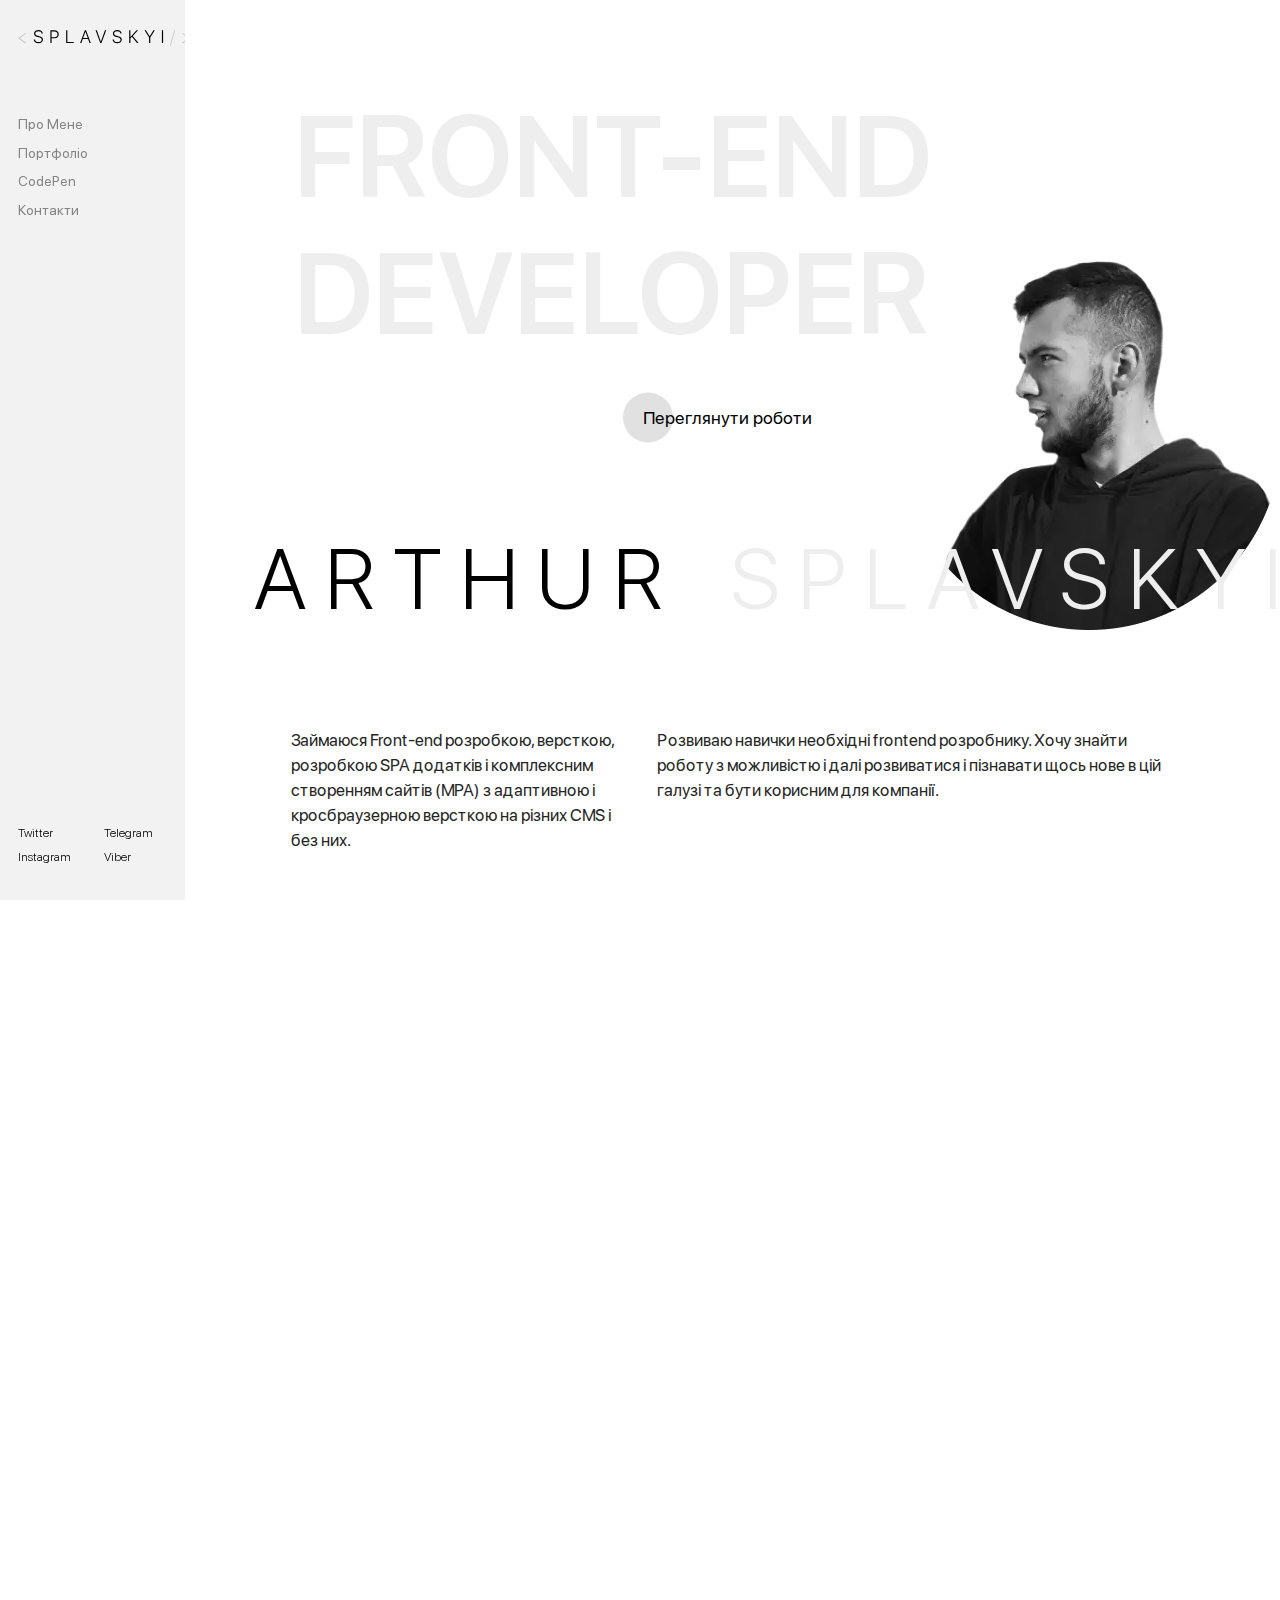
<file: index.html>
<!DOCTYPE html><html lang="en">  <head>    <meta charset="UTF-8" />    <!-- Document title in browser tabs -->    <title>Splavskiy</title>    <!-- Document Favicon in browser tabs -->    <!-- <link rel="shortcut icon" href="icon.ico" type="image/x-icon" /> -->    <link rel="shortcut icon" href="img/favicon.ico" type="image/x-icon" />    <!-- Additional approach to add favicon -->     <link rel="apple-touch-icon" href="img/favicon.ico" />    <!--<link      rel="apple-touch-icon"      sizes="72x72"      href="apple-touch-icon-72x72.png"    />    <link      rel="apple-touch-icon"      sizes="114x114"      href="apple-touch-icon-114x114.png"    /> -->    <!-- SEO -->    <meta name="description" content="portfolio front-end developer" />    <meta name="keywords" content="Arthur Splavskiy, portfolio, front-end" />    <meta name="author" content="Arthur Splavskiy" />    <!-- For mobile devices -->    <meta name="viewport" content="width=device-width, initial-scale=1, maximum-scale=1.0" />    <!-- For mobile & no resize -->    <meta      name="viewport"      content="width=device-width, initial-scale=1 user-scalable=no"    />    <!-- Use latest version of IE -->    <meta http-equiv="X-UA-Compatible" content="IE=edge" />    <!-- For external styles -->    <link rel="stylesheet" href="css/main.min.css" />    <!-- Local styles -->    <!-- Local styles fonts -->    <!-- Google fonts -->  </head>  <body>    <!--[if IE]>      <p>This text you can see only in Internet Explorer</p>    <![endif]-->    <!--[if lt IE 10]>      <p>You will see this text only in IE9 and more later version</p>    <![endif]-->    <div class="main-wrap">      <aside class="aside">        <div class="wrapper">          <div class="logo">            <picture><source srcset="img/logo.svg" type="image/webp"><img src="img/logo.svg" alt="Arthur Splavskiy"></picture>          </div>          <div class="menu">            <ul class="list">              <li class="item"><a href="#s-about" class="link">Про мене</a></li>              <li class="item"><a href="#s-work" class="link">Портфоліо</a></li>              <li class="item"><a href="#s-codepen" class="link">CodePen</a></li>              <li class="item"><a href="#s-textme" class="link">Контакти</a></li>            </ul>          </div>          <div class="links">            <ul class="list">              <li class="item"><a href="https://twitter.com/AVRxiDc5a4eG6ov?s=09" class="link" target="_blank">Twitter</a></li>              <li class="item"><a href="tg://resolve?domain-maxzbs" class="link" target="_blank">Telegram</a></li>              <li class="item"><a href="https://www.instagram.com/arthur.splavskiy/" class="link" target="_blank">Instagram</a></li>              <li class="item"><a href="viber://mobile?number=+380964751567" class="link" target="_blank">Viber</a></li>            </ul>          </div>        </div>        </aside>        <main class="main">          <header class="header" id="header">          <div class="header__title">            <span>Front-end</span>            <span>developer</span>          </div>          <div class="view-box">            <div class="circle"></div>            <a href="#s-work">Переглянути&nbsp;роботи</a>          </div>          <p class="name">            <span class="first">Arthur</span>            <span class="last">Splavskyi</span>          </p>          <div id="menu">    <input id="inputText" class="checkbox" type="checkbox" onclick="changeText()" />    <div class="line line1"></div>    <div class="line line2"></div>    <div class="line line3"></div>    <h1 id="menuTitle">MENU</h1>                <div class="sideMenu">        <ul class="list">            <li class="item">                <a href="https://twitter.com/AVRxiDc5a4eG6ov?s=09" target="_blank">                    <picture><source srcset="img/twitter-brands.svg" type="image/webp"><img src="img/twitter-brands.svg" alt=""></picture>                </a>            </li>            <li class="item">                <a href="tg://resolve?domain-maxzbs" target="_blank">                    <picture><source srcset="img/telegram-plane-brands.svg" type="image/webp"><img src="img/telegram-plane-brands.svg" alt=""></picture>                </a>            </li>            <li class="item">                <a href="https://www.instagram.com/arthur.splavskiy/" target="_blank">                    <picture><source srcset="img/instagram-brands.svg" type="image/webp"><img src="img/instagram-brands.svg" alt=""></picture>                </a>            </li>            <li class="item">                <a href="viber://mobile?number=+380964751567" target="_blank">                    <picture><source srcset="img//viber-brands.svg" type="image/webp"><img src="img//viber-brands.svg" alt=""></picture>                </a>            </li>        </ul>        <ul class="pages">            <!-- <div class="logo">                <picture><source srcset="img/logo.svg" type="image/webp"><img src="img/logo.svg" alt="Arthur Splavskiy"></picture>            </div> -->        <li class="pageItem" >            <a class="pageLink" href="#s-about">Про мене</a>        </li>        <li class="pageItem" >            <a class="pageLink" href="#s-work">Портфоліо</a>            </li>            <li class="pageItem" >            <a class="pageLink" href="#s-codepen">CodePen</a>            </li>            <li class="pageItem" >            <a class="pageLink" href="#s-textme">Контакти</a>            </li>        </ul>    </div>       </div>            <picture><source srcset="img/header-circle-bg.webp" type="image/webp"><img class="main-img" src="img/header-circle-bg.png" alt="Arthur Splavskiy"></picture>        </header>        <section class="s-about" id="s-about">          <div class="container">            <div class="row justify-content-center">              <div class="col-xl-4">                <div class="title-place">                  <p class="text">Займаюся Front-end розробкою, версткою, розробкою SPA додатків і комплексним створенням сайтів (MPA) з адаптивною і кросбраузерною версткою на різних CMS і без них.</p>                </div>              </div>              <div class="col-xl-6">                <div class="content-place">                  <p class="text">Розвиваю навички необхідні frontend розробнику. Хочу знайти роботу з можливістю і далі розвиватися і пізнавати щось нове в цій галузі та бути корисним для компанії.</p>                </div>              </div>            </div>          </div>        </section>          <section class="s-skills" id="s-skills">          <div class="container">            <div class="row justify-content-center">              <div class="col-xl-4">                <div class="title-place">                  <h2 class="title">                    Мої навички                  </h2>                </div>              </div>              <div class="col-xl-6">                <div class="content-place">                  <ul class="list">                    <li class="item">                      <div class="img-wrap"><picture><source srcset="img/skills-logo/HTML5-logo.svg" type="image/webp"><img src="img/skills-logo/HTML5-logo.svg" alt="HTML5"></picture></div>                      <span>HTML</span>                    </li>                    <li class="item">                      <div class="img-wrap"><picture><source srcset="img/skills-logo/CSS3-logo.svg" type="image/webp"><img src="img/skills-logo/CSS3-logo.svg" alt="CSS3"></picture></div>                      <span>CSS</span>                    </li>                    <li class="item">                      <div class="img-wrap"><picture><source srcset="img/skills-logo/js-logo.svg" type="image/webp"><img src="img/skills-logo/js-logo.svg" alt="JavaScript"></picture></div>                      <span>JavaScript</span>                    </li>                    <li class="item">                      <div class="img-wrap"><picture><source srcset="img/skills-logo/sass-logo.svg" type="image/webp"><img src="img/skills-logo/sass-logo.svg" alt="Sass"></picture></div>                      <span>SASS</span>                    </li>                    <li class="item">                      <div class="img-wrap"><picture><source srcset="img/skills-logo/bootstrap-logo.svg" type="image/webp"><img src="img/skills-logo/bootstrap-logo.svg" alt="Bootstrap"></picture></div>                      <span>Bootstrap</span>                    </li>                    <li class="item">                      <div class="img-wrap"><picture><source srcset="img/skills-logo/jquery-logo.svg" type="image/webp"><img src="img/skills-logo/jquery-logo.svg" alt="JQuery"></picture></div>                      <span>JQuery</span>                    </li>                    <li class="item">                      <div class="img-wrap"><picture><source srcset="img/skills-logo/react-logo.svg" type="image/webp"><img src="img/skills-logo/react-logo.svg" alt="React"></picture></div>                      <span>React</span>                    </li>                    <li class="item">                      <div class="img-wrap"><picture><source srcset="img/skills-logo/redux-logo.svg" type="image/webp"><img src="img/skills-logo/redux-logo.svg" alt="Redux"></picture></div>                      <span>Redux</span>                    </li>                    <li class="item">                      <div class="img-wrap"><picture><source srcset="img/skills-logo/git-logo.svg" type="image/webp"><img src="img/skills-logo/git-logo.svg" alt="Git"></picture></div>                      <span>Git</span>                    </li>                    <li class="item">                      <div class="img-wrap"><picture><source srcset="img/skills-logo/gulp-logo.svg" type="image/webp"><img src="img/skills-logo/gulp-logo.svg" alt="Gulp"></picture></div>                      <span>Gulp</span>                    </li>                    <li class="item">                      <div class="img-wrap"><picture><source srcset="img/skills-logo/wordpress-logo.svg" type="image/webp"><img src="img/skills-logo/wordpress-logo.svg" alt="CMS WordPress"></picture></div>                      <span>WordPress</span>                    </li>                    <li class="item">                      <div class="img-wrap"><picture><source srcset="img/skills-logo/opencart-logo.svg" type="image/webp"><img src="img/skills-logo/opencart-logo.svg" alt="CMS Opencart"></picture></div>                      <span>Opencart</span>                    </li>                  </ul>                </div>              </div>            </div>          </div>        </section>          <section class="s-work" id="s-work">          <div class="container">            <div class="row justify-content-center">              <div class="col-xl-4">                <div class="title-place">                  <h2 class="title">                    Мої роботи                  </h2>                </div>              </div>              <div class="col-xl-6">                <div class="content-place"><!--========== ========== ========== START WORK ITEM (Stairs) ========== ========== ==========-->                  <div class="work-item">                    <div class="description">                      <h3>Stairs</h3>                      <p>Landing page</p>                    </div>                                        <div class="work">                      <div class="content">                        <a href="https://stairs-portfolio-item.netlify.app" target="_blank">                          <div class="content-overlay"></div>                          <picture><source srcset="img/portfolio-preview/stairs-preview.webp" type="image/webp"><img class="content-image" src="img/portfolio-preview/stairs-preview.png"></picture>                          <div class="content-details fadeIn-right">                            <p>Переглянути</p>                          </div>                        </a>                      </div>                    </div>                  </div><!--========== ========== ========== END WORK ITEM (Stairs) ========== ========== ==========--><!--========== ========== ========== START WORK ITEM (Portfolio) ========== ========== ==========-->                  <div class="work-item">                    <div class="description">                      <h3>Сайт-порфоліо</h3>                      <p>Landing page</p>                    </div>                                        <div class="work">                      <div class="content">                        <a href="https://arthursplavskiy-portfolio-v1.netlify.app/" target="_blank">                          <div class="content-overlay"></div>                          <picture><source srcset="img/portfolio-preview/portfolio-preview.webp" type="image/webp"><img class="content-image" src="img/portfolio-preview/portfolio-preview.png"></picture>                          <div class="content-details fadeIn-right">                            <p>Переглянути</p>                          </div>                        </a>                      </div>                    </div>                  </div><!--========== ========== ========== END WORK ITEM (Portfolio) ========== ========== ==========--><!--========== ========== ========== START WORK ITEM (Diplomator) ========== ========== ==========-->                  <div class="work-item">                    <div class="description">                      <h3>Diplomator</h3>                      <p>Landing page</p>                    </div>                                        <div class="work">                      <div class="content">                        <a href="https://diplomator.netlify.app" target="_blank">                          <div class="content-overlay"></div>                          <picture><source srcset="img/portfolio-preview/diplomator-preview.webp" type="image/webp"><img class="content-image" src="img/portfolio-preview/diplomator-preview.png"></picture>                          <div class="content-details fadeIn-right">                            <p>Переглянути</p>                          </div>                        </a>                      </div>                    </div>                  </div><!--========== ========== ========== END WORK ITEM (Diplomator) ========== ========== ==========--><!--========== ========== ========== START WORK ITEM (CarLeasing) ========== ========== ==========-->                  <div class="work-item">                    <div class="description">                      <h3>CarLeasing</h3>                      <p>Landing page</p>                    </div>                    <div class="work">                        <div class="content">                          <a href="https://carleasing.netlify.app" target="_blank">                            <div class="content-overlay"></div>                            <picture><source srcset="img/portfolio-preview/carLeasing-preview.webp" type="image/webp"><img class="content-image" src="img/portfolio-preview/carLeasing-preview.png"></picture>                            <div class="content-details fadeIn-right">                              <p>Переглянути</p>                            </div>                          </a>                        </div>                    </div>                  </div><!--========== ========== ========== END WORK ITEM (CarLeasing) ========== ========== ==========--><!--========== ========== ========== START WORK ITEM (Window) ========== ========== ==========-->                <div class="work-item">                  <div class="description">                    <h3>Метало-пластикові вікна</h3>                    <p>Каталог</p>                  </div>                  <div class="work">                      <div class="content">                        <a href="https://window-portfolio-item.netlify.app/" target="_blank">                          <div class="content-overlay"></div>                          <picture><source srcset="img/portfolio-preview/window-preview.webp" type="image/webp"><img class="content-image" src="img/portfolio-preview/window-preview.png"></picture>                          <div class="content-details fadeIn-right">                            <p>Переглянути</p>                          </div>                        </a>                      </div>                  </div>                </div><!--========== ========== ========== END WORK ITEM (Window) ========== ========== ==========-->                </div>              </div>            </div>          </div>        </section>        <section class="s-codepen" id="s-codepen">          <div class="container">            <div class="row justify-content-center">              <div class="col-xl-4">                <div class="title-place">                  <h2 class="title">                    Study Projects                  </h2>                </div>              </div>              <div class="col-xl-6">                <div class="content-place"><!--========== ========== ========== START STUDY ITEM (Netflix) ========== ========== ==========--><div class="work-item">  <div class="description">    <h3>Netflix</h3>    <p>React, StyledComponents, Firebase</p>  </div>    <div class="work">    <div class="content">      <a href="https://netflix-337c2.web.app" target="_blank">        <div class="content-overlay"></div>        <picture><source srcset="img/studyProject-preview/netflix.webp" type="image/webp"><img class="content-image" src="img/studyProject-preview/netflix.png"></picture>        <div class="content-details fadeIn-right">          <p>Переглянути</p>        </div>      </a>    </div>  </div></div><!--========== ========== ========== END STUDY ITEM (Netflix) ========== ========== ==========--><!--========== ========== ========== START STUDY ITEM (PhoneDreams) ========== ========== ==========-->                  <div class="work-item">                    <div class="description">                      <h3>PhoneDreams</h3>                      <p>React + Redux</p>                    </div>                                        <div class="work">                      <div class="content">                        <a href="https://phone-dreams-portfolio.netlify.app" target="_blank">                          <div class="content-overlay"></div>                          <picture><source srcset="img/studyProject-preview/phoneDreams-preview.svg" type="image/webp"><img class="content-image" src="img/studyProject-preview/phoneDreams-preview.svg"></picture>                          <div class="content-details fadeIn-right">                            <p>Переглянути</p>                          </div>                        </a>                      </div>                    </div>                  </div><!--========== ========== ========== END STUDY ITEM (PhoneDreams) ========== ========== ==========--><!--========== ========== ========== START STUDY ITEM (Tetris) ========== ========== ==========--><div class="work-item">  <div class="description">    <h3>Tetris</h3>    <p>Vanilla JS</p>  </div>    <div class="work">    <div class="content">      <a href="https://tetris10.netlify.app" target="_blank">        <div class="content-overlay"></div>        <picture><source srcset="img/studyProject-preview/tetris.webp" type="image/webp"><img class="content-image" src="img/studyProject-preview/tetris.png"></picture>        <div class="content-details fadeIn-right">          <p>Переглянути</p>        </div>      </a>    </div>  </div></div><!--========== ========== ========== END STUDY ITEM (Tetris) ========== ========== ==========--><!--========== ========== ========== START STUDY ITEM (CRUD) ========== ========== ==========--><div class="work-item">  <div class="description">    <h3>CRUD<span style="color: transparent;">_</span>app</h3>    <p>React + Redux</p>  </div>    <div class="work">    <div class="content">      <a href="https://react-crud-pi.netlify.app" target="_blank">        <div class="content-overlay"></div>        <picture><source srcset="img/studyProject-preview/crud.webp" type="image/webp"><img class="content-image" src="img/studyProject-preview/crud.png"></picture>        <div class="content-details fadeIn-right">          <p>Переглянути</p>        </div>      </a>    </div>  </div></div><!--========== ========== ========== END STUDY ITEM (CRUD) ========== ========== ==========--><!--========== ========== ========== START STUDY ITEM (Todo) ========== ========== ==========-->                <div class="work-item">                  <div class="description">                    <h3>Todo List</h3>                    <p>React</p>                  </div>                                    <div class="work">                    <div class="content">                      <a href="https://arthurs-todo.netlify.app/" target="_blank">                        <div class="content-overlay"></div>                        <picture><source srcset="img/studyProject-preview/todo-project.webp" type="image/webp"><img class="content-image" src="img/studyProject-preview/todo-project.png"></picture>                        <div class="content-details fadeIn-right">                          <p>Переглянути</p>                        </div>                      </a>                    </div>                  </div>                </div><!--========== ========== ========== END STUDY ITEM (Todo) ========== ========== ==========--><!--========== ========== ========== START STUDY ITEM (Covid Tracker) ========== ========== ==========-->                <div class="work-item">                  <div class="description">                    <h3>CovidTracker</h3>                    <p>React, API</p>                  </div>                                    <div class="work">                    <div class="content">                      <a href="https://covid2019-statistics.netlify.app/" target="_blank">                        <div class="content-overlay"></div>                        <picture><source srcset="img/studyProject-preview/covid-tracker.webp" type="image/webp"><img class="content-image" src="img/studyProject-preview/covid-tracker.png"></picture>                        <div class="content-details fadeIn-right">                          <p>Переглянути</p>                        </div>                      </a>                    </div>                  </div>                </div><!--========== ========== ========== END STUDY ITEM (Covid Tracker) ========== ========== ==========--><!--========== ========== ========== START STUDY ITEM (MERN Cloud) ========== ========== ==========-->                  <div class="work-item">                    <div class="description">                      <h3>CloudDisk</h3>                      <p>Mongo DB, Express,React, Node</p>                    </div>                                        <div class="work">                      <div class="content">                        <a href="https://mern-cloud.herokuapp.com/" target="_blank">                          <div class="content-overlay"></div>                          <picture><source srcset="img/studyProject-preview/mern-cloud.webp" type="image/webp"><img class="content-image" src="img/studyProject-preview/mern-cloud.png"></picture>                          <div class="content-details fadeIn-right">                            <p>Переглянути</p>                          </div>                        </a>                      </div>                    </div>                  </div><!--========== ========== ========== END STUDY ITEM (MERN Cloud) ========== ========== ==========-->                </div>              </div>            </div>          </div>        </section>           <section class="s-codepen" id="s-codepen">          <div class="container">            <div class="row justify-content-center">              <div class="col-xl-4">                <div class="title-place">                  <h2 class="title">                    Мій CodePen                  </h2>                </div>              </div>              <div class="col-xl-6">                <div class="content-place"><!--========== ========== ========== START CODE PEN ITEM (Speech to text) ========== ========== ==========--><div class="work-item">  <div class="description">    <h3>Speech to text</h3>    <p>Converter</p>  </div>    <div class="work">    <div class="content">      <a href="https://codepen.io/Powerlite/pen/yLVpyMX" target="_blank">        <div class="content-overlay"></div>        <picture><source srcset="img/codePen-preview/speechtotext.webp" type="image/webp"><img class="content-image" src="img/codePen-preview/speechtotext.png"></picture>        <div class="content-details fadeIn-right">          <p>Переглянути</p>        </div>      </a>    </div>  </div></div><!--========== ========== ========== END CODE PEN ITEM (Speech to text) ========== ========== ==========--><!--========== ========== ========== START CODE PEN ITEM (Pepsi) ========== ========== ==========-->                <div class="work-item">                  <div class="description">                    <h3>Головний екран</h3>                    <p>Верстка</p>                  </div>                                    <div class="work">                    <div class="content">                      <a href="https://codepen.io/Powerlite/pen/GRZypdG" target="_blank">                        <div class="content-overlay"></div>                        <picture><source srcset="img/codePen-preview/code-pen-pepsi.webp" type="image/webp"><img class="content-image" src="img/codePen-preview/code-pen-pepsi.png"></picture>                        <div class="content-details fadeIn-right">                          <p>Переглянути</p>                        </div>                      </a>                    </div>                  </div>                </div><!--========== ========== ========== END CODE PEN ITEM (Pepsi) ========== ========== ==========--><!--========== ========== ========== START CODE PEN ITEM (Moon) ========== ========== ==========-->                  <div class="work-item">                    <div class="description">                      <h3>Головний екран</h3>                      <p>Анімація</p>                    </div>                                        <div class="work">                      <div class="content">                        <a href="https://codepen.io/Powerlite/pen/OJNMmvo" target="_blank">                          <div class="content-overlay"></div>                          <picture><source srcset="img/codePen-preview/code-pen-night-cloud.webp" type="image/webp"><img class="content-image" src="img/codePen-preview/code-pen-night-cloud.png"></picture>                          <div class="content-details fadeIn-right">                            <p>Переглянути</p>                          </div>                        </a>                      </div>                    </div>                  </div><!--========== ========== ========== END CODE PEN ITEM (Moon) ========== ========== ==========-->  <!--========== ========== ========== START CODE PEN ITEM (ColorTheme) ========== ========== ==========-->                  <div class="work-item">                    <div class="description">                      <h3>Тема&nbsp;сайту</h3>                      <p>Віджет</p>                    </div>                                        <div class="work">                      <div class="content">                        <a href="https://codepen.io/Powerlite/pen/Jjjzxmq" target="_blank">                          <div class="content-overlay"></div>                          <picture><source srcset="img/codePen-preview/theme-codePen.webp" type="image/webp"><img class="content-image" src="img/codePen-preview/theme-codePen.png"></picture>                          <div class="content-details fadeIn-right">                            <p>Переглянути</p>                          </div>                        </a>                      </div>                    </div>                  </div><!--========== ========== ========== END CODE PEN ITEM (ColorTheme) ========== ========== ==========--><!--========== ========== ========== START CODE PEN ITEM (Calc) ========== ========== ==========-->                  <div class="work-item">                    <div class="description">                      <h3>Калькулятор</h3>                      <p>Віджет</p>                    </div>                                        <div class="work">                      <div class="content">                        <a href="https://codepen.io/Powerlite/pen/gObWOBZ" target="_blank">                          <div class="content-overlay"></div>                          <picture><source srcset="img/codePen-preview/calc-codePen.webp" type="image/webp"><img class="content-image" src="img/codePen-preview/calc-codePen.png"></picture>                          <div class="content-details fadeIn-right">                            <p>Переглянути</p>                          </div>                        </a>                      </div>                    </div>                  </div><!--========== ========== ========== END CODE PEN ITEM (Calc) ========== ========== ==========--><!--========== ========== ========== START CODE PEN ITEM (Pacman) ========== ========== ==========-->                <div class="work-item">                  <div class="description">                    <h3>Pacman</h3>                    <p>Preloader</p>                  </div>                                    <div class="work">                    <div class="content">                      <a href="https://codepen.io/Powerlite/pen/VwKGBbz" target="_blank">                        <div class="content-overlay"></div>                        <picture><source srcset="img/codePen-preview/pacman-codePen.webp" type="image/webp"><img class="content-image" src="img/codePen-preview/pacman-codePen.png"></picture>                        <div class="content-details fadeIn-right">                          <p>Переглянути</p>                        </div>                      </a>                    </div>                  </div>                </div><!--========== ========== ========== END CODE PEN ITEM (Pacman) ========== ========== ==========-->                </div>              </div>            </div>          </div>        </section>          <section class="s-textme" id="s-textme">          <div class="container">            <div class="row justify-content-center">              <div class="col-xl-4">                <div class="title-place">                  <h2 class="title">                    Напишіть мені                  </h2>                </div>              </div>              <div class="col-xl-6">                <div class="content-place">                                    <div class="form-container">                    <form action="https://formspree.io/moqkbppw"                  method="POST" class="main-form">                      <input class="main-form__input" type="text" name="name" placeholder="Ім'я" required/>                      <input class="main-form__input" type="text" name="email" placeholder="Email" required/>                      <textarea class="main-form__textarea" name="message" placeholder="Ваше повідомлення"></textarea>                      <input class="main-form__button" type="submit" value="надіслати">                    </form>                  </div>                </div>              </div>            </div>          </div>        </section>          <section class="s-message">          <div class="container">            <div class="row justify-content-center">              <div class="col-xl-4">                <div class="title-place">                  <h2 class="title">                    Також можете написати мені в месенджери:                  </h2>                </div>              </div>              <div class="col-xl-6">                <div class="content-place">                  <a href="tg://resolve?domain-maxzbs" class="content-place__simple-links">Telegram</a><br><br>                  <a href="viber://chat?number=+380964751567" class="content-place__simple-links">Viber</a>                </div>              </div>            </div>          </div>        </section>          <section class="s-callme">          <div class="container">            <div class="row justify-content-center">              <div class="col-xl-4">                <div class="title-place">                  <h2 class="title">                    Або зателефонувати <br/>                    по номеру:                  </h2>                </div>              </div>              <div class="col-xl-6">                <div class="content-place">                  <a href="tel:+380964751567" class="content-place__simple-links">+38 096 475 1567</a>                </div>              </div>            </div>          </div>        </section>          <section class="s-resume">          <div class="container">            <div class="row justify-content-center">              <div class="col-xl-4">                <div class="title-place">                  <h2 class="title">                                      </h2>                </div>              </div>              <div class="col-xl-6">                <div class="content-place">                  <a href="https://grc.ua/resume/3ee423d5ff083de41f0039ed1f7234326a7545" class="content-place__simple-links" target="_blank">Переглянути резюме</a>                </div>              </div>            </div>          </div>        </section>          <footer class="footer">          <div class="container">            <div class="row justify-content-between align-content-end">              <div class="col-6">                <span class="footer__item">&copy;2020 Splavskyi</span>              </div>              <div class="col-6 d-flex justify-content-end">                <a href="privacy-policy.html" class="footer__item privacy-policy" target="_blank">Політика конфіденційності</a>              </div>            </div>          </div>        </footer>        </main>    </div>    <!-- External scripts files -->    <script src="js/script.min.js"></script>    <!-- Local scripts -->  </body></html>
</file>
